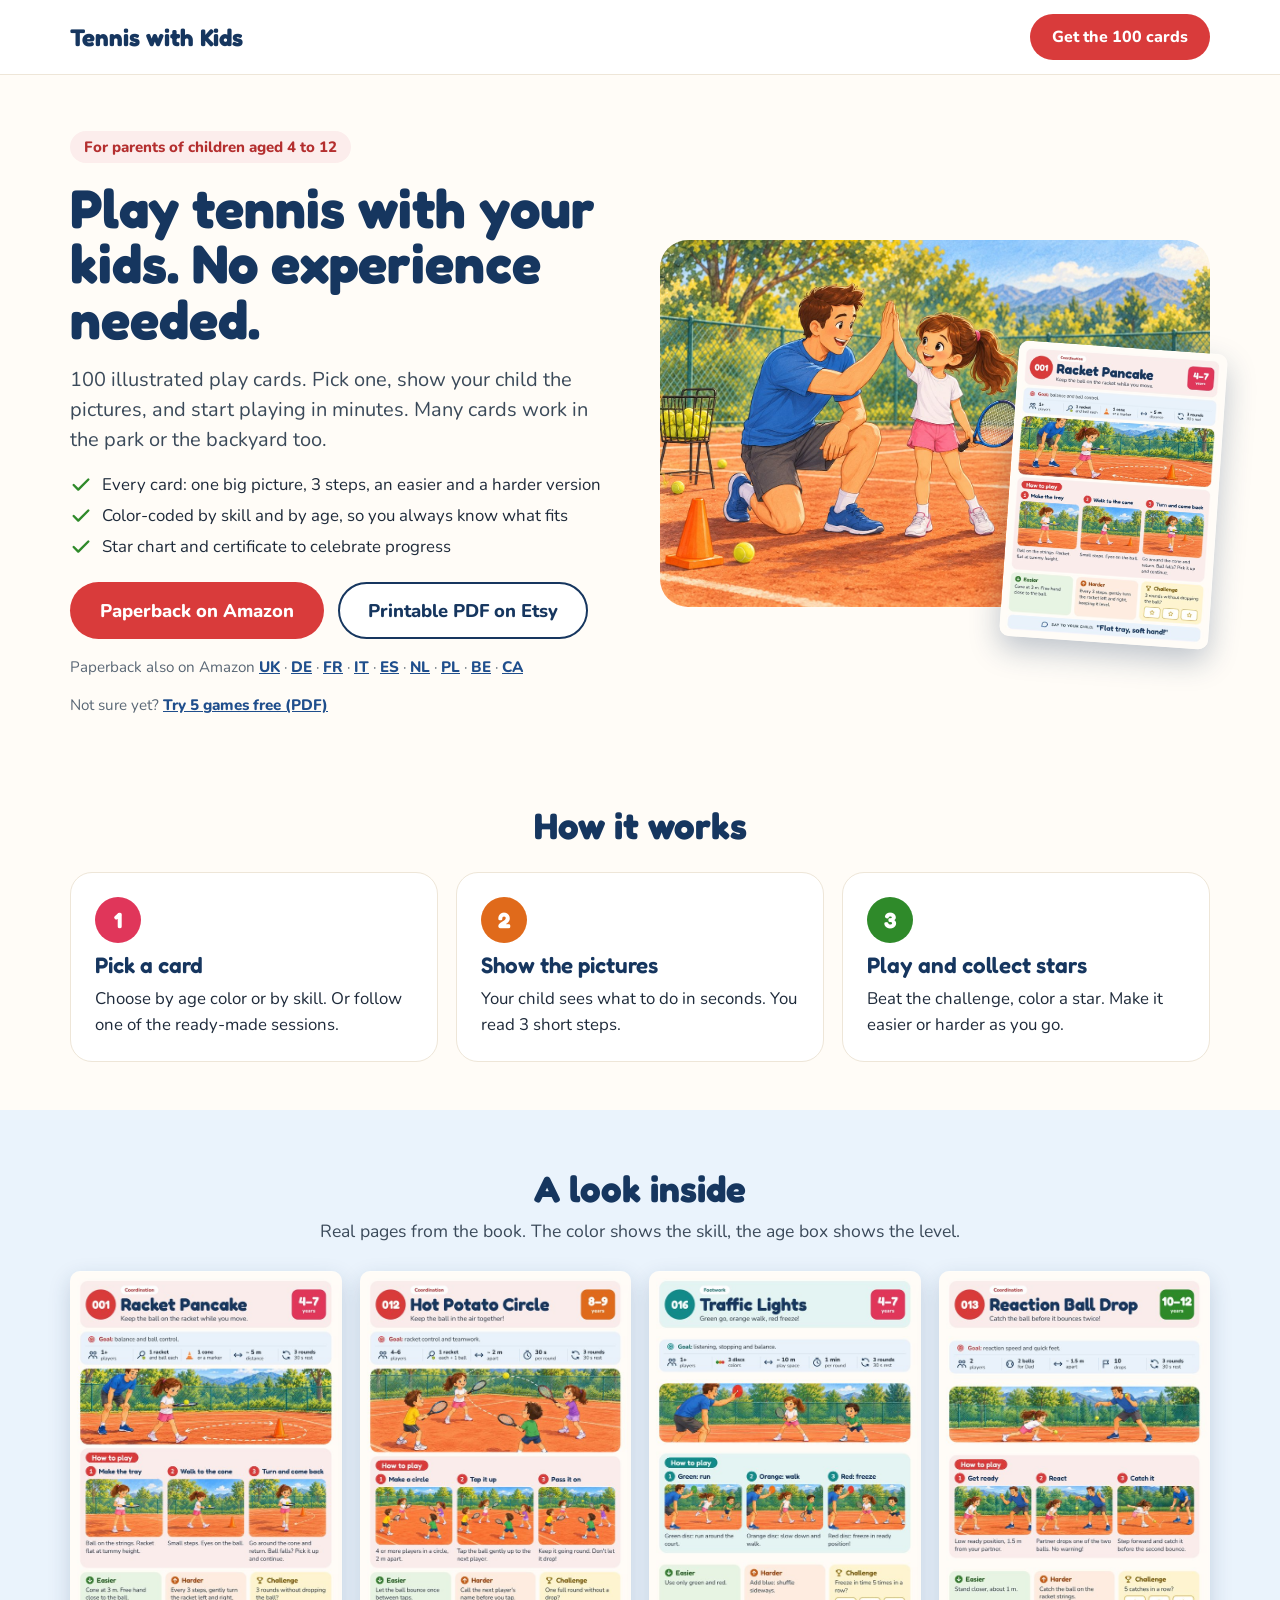
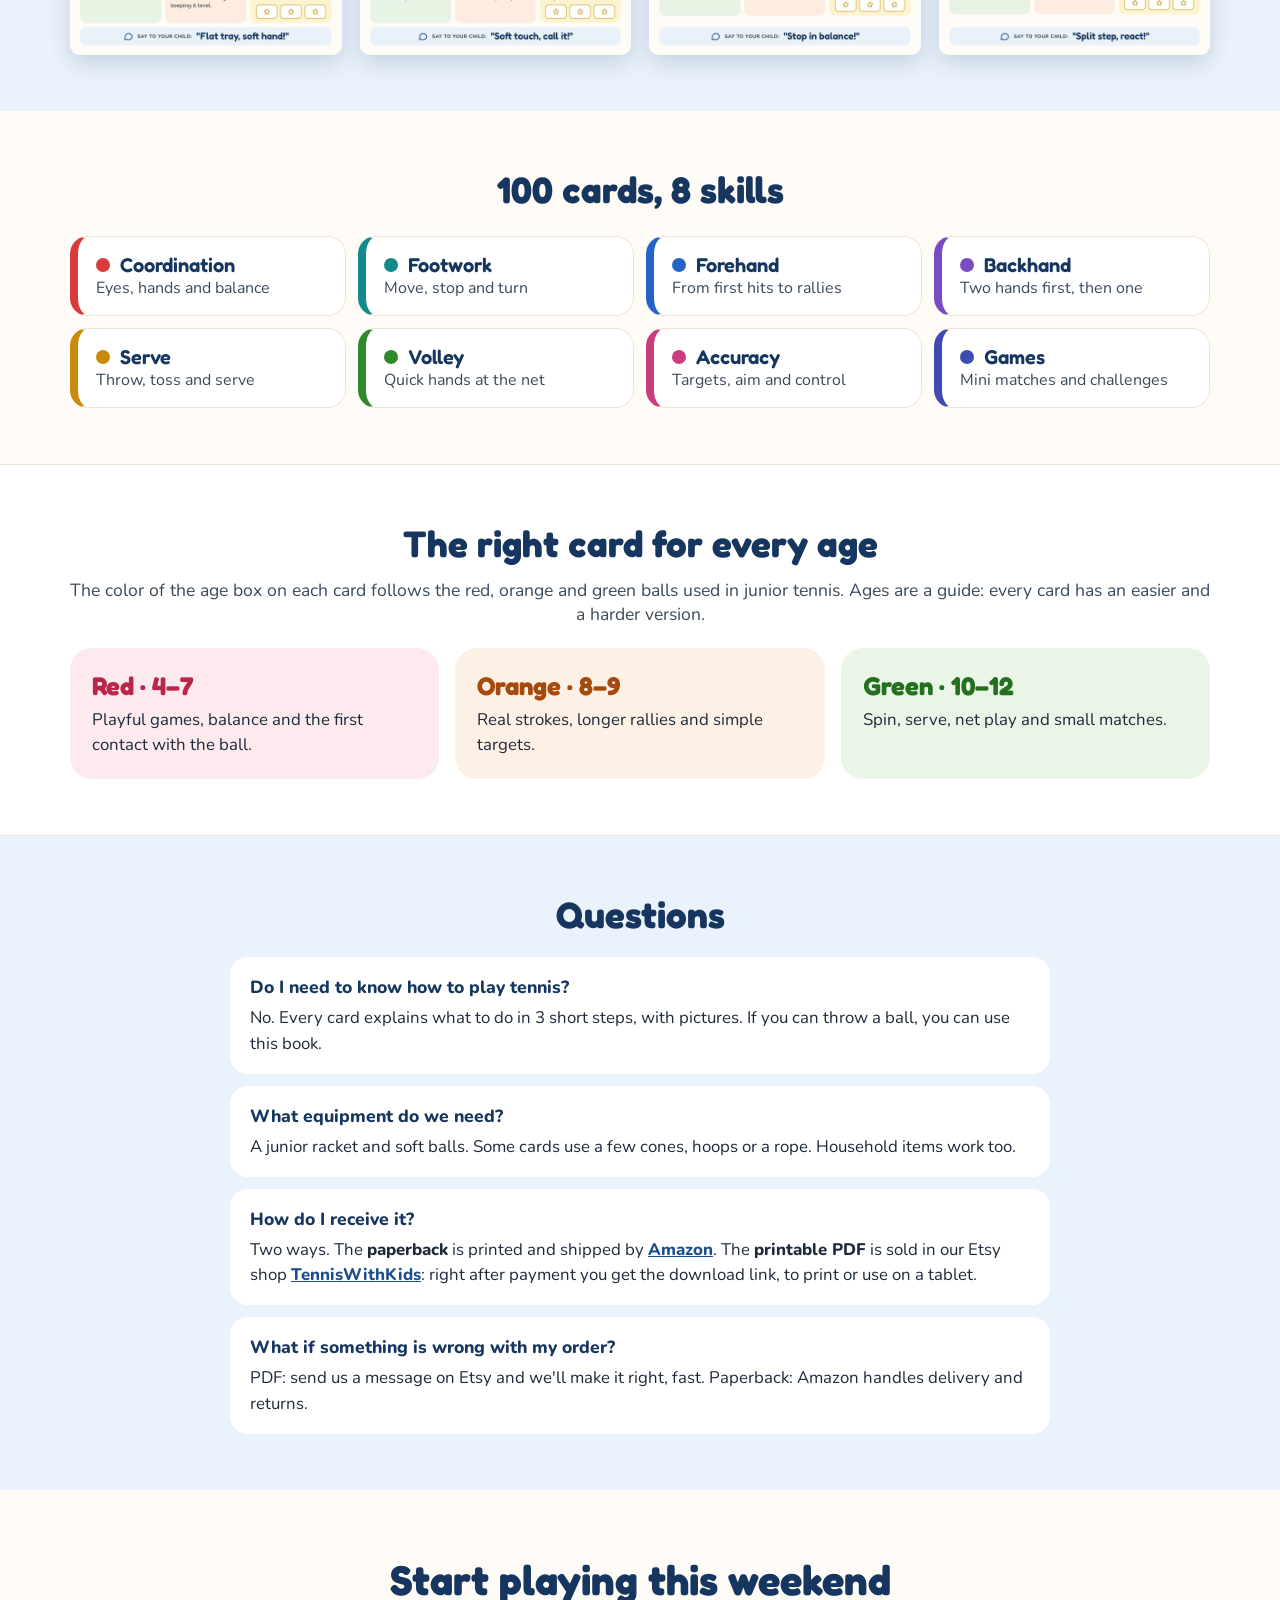
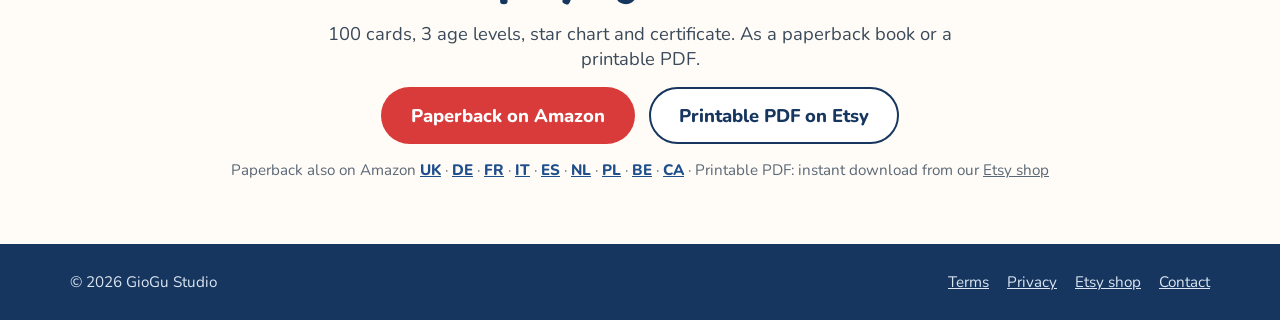
<file: index.html>
<!doctype html>
<html lang="en">
<head>
<meta charset="utf-8">
<meta name="viewport" content="width=device-width, initial-scale=1">
<title>Tennis Games for Kids · 100 Printable Cards for Parents | Tennis with Kids</title>
<link rel="canonical" href="https://tenniswithkids.github.io/">
<meta property="og:url" content="https://tenniswithkids.github.io/">
<meta name="description" content="100 printable tennis games for kids aged 4 to 12. Illustrated cards for parents: pick a card, show the picture, play. No tennis experience needed. Try 5 games free.">
<link rel="icon" href="favicon.svg" type="image/svg+xml">
<link rel="stylesheet" href="fonts.css">
<meta property="og:type" content="website">
<meta property="og:title" content="Tennis with Kids · 100 play cards for parents">
<meta property="og:description" content="100 illustrated tennis play cards for parents of children aged 4 to 12. Pick a card, show the pictures, play. No tennis experience needed.">
<meta property="og:image" content="https://tenniswithkids.github.io/img/og.jpg">
<meta name="twitter:card" content="summary_large_image">
<style>html,body{margin:0;background:#FFFCF7}*{box-sizing:border-box}img{max-width:100%}a{color:#1F4E8C}a:hover{color:#163A69}
@media (max-width:600px){h1{font-size:2.4rem!important}h2{font-size:1.8rem!important}}</style>
</head>
<body>
<div style="font-family: 'Nunito', sans-serif; color: #1E2A3A; background: #FFFCF7">

  <div style="background: #FFFFFF; border-bottom: 1px solid #EEE6D8">
    <div style="max-width: 1180px; margin: 0 auto; padding: 14px 20px; display: flex; flex-wrap: wrap; gap: 12px; justify-content: space-between; align-items: center">
      <div style="font-family: 'Fredoka', sans-serif; font-weight: 700; font-size: 24px; color: #16365F">Tennis with Kids</div>
      <a href="#buy" style="background: #D93B3B; color: #FFFFFF; font-weight: 800; font-size: 16px; padding: 12px 22px; border-radius: 99px; text-decoration: none">Get the 100 cards</a>
    </div>
  </div>

  <div style="max-width: 1180px; margin: 0 auto; padding: 56px 20px 40px; display: flex; flex-wrap: wrap; gap: 40px; align-items: center">
    <div style="flex: 1 1 440px; min-width: 0; display: flex; flex-direction: column; gap: 18px">
      <div style="align-self: flex-start; background: #FCEDEC; color: #B42F2F; font-weight: 800; font-size: 15px; padding: 6px 14px; border-radius: 99px">For parents of children aged 4 to 12</div>
      <h1 style="margin: 0; font-family: 'Fredoka', sans-serif; font-weight: 700; font-size: 3.4rem; line-height: 1.02; color: #16365F">Play tennis with your kids. No experience needed.</h1>
      <div style="font-size: 1.25rem; line-height: 1.5; color: #3B4A5A">100 illustrated play cards. Pick one, show your child the pictures, and start playing in minutes. Many cards work in the park or the backyard too.</div>
      <div style="display: flex; flex-direction: column; gap: 8px; font-size: 1.05rem">
        <div style="display: flex; gap: 10px; align-items: center"><svg width="22" height="22" viewBox="0 0 24 24" fill="none" stroke="#2F8A2A" stroke-width="2.6" stroke-linecap="round" stroke-linejoin="round" aria-hidden="true"><path d="M4 12l5 5L20 6"></path></svg>Every card: one big picture, 3 steps, an easier and a harder version</div>
        <div style="display: flex; gap: 10px; align-items: center"><svg width="22" height="22" viewBox="0 0 24 24" fill="none" stroke="#2F8A2A" stroke-width="2.6" stroke-linecap="round" stroke-linejoin="round" aria-hidden="true"><path d="M4 12l5 5L20 6"></path></svg>Color-coded by skill and by age, so you always know what fits</div>
        <div style="display: flex; gap: 10px; align-items: center"><svg width="22" height="22" viewBox="0 0 24 24" fill="none" stroke="#2F8A2A" stroke-width="2.6" stroke-linecap="round" stroke-linejoin="round" aria-hidden="true"><path d="M4 12l5 5L20 6"></path></svg>Star chart and certificate to celebrate progress</div>
      </div>
      <div style="display: flex; flex-wrap: wrap; gap: 14px; align-items: center; margin-top: 6px">
        <a href="https://www.amazon.com/dp/B0HRLJG5MN" target="_blank" rel="noopener" style="background: #D93B3B; color: #FFFFFF; font-weight: 800; font-size: 1.15rem; padding: 16px 30px; border-radius: 99px; text-decoration: none">Paperback on Amazon</a>
        <a href="https://www.etsy.com/listing/4607660732" target="_blank" rel="noopener" style="background: #FFFFFF; color: #16365F; border: 2px solid #16365F; font-weight: 800; font-size: 1.15rem; padding: 14px 28px; border-radius: 99px; text-decoration: none">Printable PDF on Etsy</a>
      </div>
      <div style="font-size: 0.95rem; color: #5A6775">Paperback also on Amazon <a href="https://www.amazon.co.uk/dp/B0HRLJG5MN" target="_blank" rel="noopener" style="color: #1F4E8C; font-weight: 700">UK</a> · <a href="https://www.amazon.de/dp/B0HRLJG5MN" target="_blank" rel="noopener" style="color: #1F4E8C; font-weight: 700">DE</a> · <a href="https://www.amazon.fr/dp/B0HRLJG5MN" target="_blank" rel="noopener" style="color: #1F4E8C; font-weight: 700">FR</a> · <a href="https://www.amazon.it/dp/B0HRLJG5MN" target="_blank" rel="noopener" style="color: #1F4E8C; font-weight: 700">IT</a> · <a href="https://www.amazon.es/dp/B0HRLJG5MN" target="_blank" rel="noopener" style="color: #1F4E8C; font-weight: 700">ES</a> · <a href="https://www.amazon.nl/dp/B0HRLJG5MN" target="_blank" rel="noopener" style="color: #1F4E8C; font-weight: 700">NL</a> · <a href="https://www.amazon.pl/dp/B0HRLJG5MN" target="_blank" rel="noopener" style="color: #1F4E8C; font-weight: 700">PL</a> · <a href="https://www.amazon.com.be/dp/B0HRLJG5MN" target="_blank" rel="noopener" style="color: #1F4E8C; font-weight: 700">BE</a> · <a href="https://www.amazon.ca/dp/B0HRLJG5MN" target="_blank" rel="noopener" style="color: #1F4E8C; font-weight: 700">CA</a> </div>
      <div style="font-size: 0.95rem; color: #5A6775">Not sure yet? <a href="Tennis_with_Kids_free_sample.pdf" style="font-weight: 800; color: #1F4E8C">Try 5 games free (PDF)</a></div>
    </div>
    <div style="flex: 1 1 440px; min-width: 0; position: relative">
      <img width="1600" height="686" src="img/hero.jpg" alt="A dad watches his daughter balance a ball on her racket" style="width: 100%; height: auto; aspect-ratio: 3 / 2; object-fit: cover; object-position: 0% 50%; border-radius: 28px; display: block">
      <img src="img/card01.jpg" alt="Example card: Racket Pancake" style="position: absolute; width: 38%; right: -8px; bottom: -36px; border-radius: 10px; box-shadow: 0 12px 30px rgba(22,54,95,0.28); transform: rotate(4deg)">
    </div>
  </div>

  <div style="max-width: 1180px; margin: 0 auto; padding: 48px 20px">
    <h2 style="margin: 0 0 24px; font-family: 'Fredoka', sans-serif; font-weight: 700; font-size: 2.3rem; color: #16365F; text-align: center">How it works</h2>
    <div style="display: grid; grid-template-columns: repeat(auto-fit, minmax(240px, 1fr)); gap: 18px">
      <div style="background: #FFFFFF; border: 1px solid #EEE6D8; border-radius: 22px; padding: 24px; display: flex; flex-direction: column; gap: 8px"><div style="width: 46px; height: 46px; border-radius: 23px; background: #E0365A; color: #FFFFFF; font-family: 'Fredoka', sans-serif; font-weight: 700; font-size: 22px; display: flex; align-items: center; justify-content: center">1</div><div style="font-family: 'Fredoka', sans-serif; font-weight: 600; font-size: 1.4rem; color: #16365F">Pick a card</div><div style="font-size: 1.05rem; line-height: 1.5">Choose by age color or by skill. Or follow one of the ready-made sessions.</div></div>
      <div style="background: #FFFFFF; border: 1px solid #EEE6D8; border-radius: 22px; padding: 24px; display: flex; flex-direction: column; gap: 8px"><div style="width: 46px; height: 46px; border-radius: 23px; background: #E06A1B; color: #FFFFFF; font-family: 'Fredoka', sans-serif; font-weight: 700; font-size: 22px; display: flex; align-items: center; justify-content: center">2</div><div style="font-family: 'Fredoka', sans-serif; font-weight: 600; font-size: 1.4rem; color: #16365F">Show the pictures</div><div style="font-size: 1.05rem; line-height: 1.5">Your child sees what to do in seconds. You read 3 short steps.</div></div>
      <div style="background: #FFFFFF; border: 1px solid #EEE6D8; border-radius: 22px; padding: 24px; display: flex; flex-direction: column; gap: 8px"><div style="width: 46px; height: 46px; border-radius: 23px; background: #2F8A2A; color: #FFFFFF; font-family: 'Fredoka', sans-serif; font-weight: 700; font-size: 22px; display: flex; align-items: center; justify-content: center">3</div><div style="font-family: 'Fredoka', sans-serif; font-weight: 600; font-size: 1.4rem; color: #16365F">Play and collect stars</div><div style="font-size: 1.05rem; line-height: 1.5">Beat the challenge, color a star. Make it easier or harder as you go.</div></div>
    </div>
  </div>

  <div style="background: #EAF3FC">
    <div style="max-width: 1180px; margin: 0 auto; padding: 56px 20px">
      <h2 style="margin: 0 0 8px; font-family: 'Fredoka', sans-serif; font-weight: 700; font-size: 2.3rem; color: #16365F; text-align: center">A look inside</h2>
      <div style="font-size: 1.1rem; color: #3B4A5A; text-align: center; margin-bottom: 28px">Real pages from the book. The color shows the skill, the age box shows the level.</div>
      <div style="display: grid; grid-template-columns: repeat(auto-fit, minmax(150px, 1fr)); gap: 18px">
        <img loading="lazy" width="600" height="849" src="img/card01.jpg" alt="Card 1, Racket Pancake" style="width: 100%; height: auto; border-radius: 10px; box-shadow: 0 8px 22px rgba(22,54,95,0.18); display: block">
        <img loading="lazy" width="600" height="849" src="img/card12.jpg" alt="Card 12, Hot Potato Circle" style="width: 100%; height: auto; border-radius: 10px; box-shadow: 0 8px 22px rgba(22,54,95,0.18); display: block">
        <img loading="lazy" width="600" height="849" src="img/card16.jpg" alt="Card 16, Traffic Lights" style="width: 100%; height: auto; border-radius: 10px; box-shadow: 0 8px 22px rgba(22,54,95,0.18); display: block">
        <img loading="lazy" width="600" height="849" src="img/card13.jpg" alt="Card 13, Reaction Ball Drop" style="width: 100%; height: auto; border-radius: 10px; box-shadow: 0 8px 22px rgba(22,54,95,0.18); display: block">
      </div>
    </div>
  </div>

  <div style="max-width: 1180px; margin: 0 auto; padding: 56px 20px">
    <h2 style="margin: 0 0 24px; font-family: 'Fredoka', sans-serif; font-weight: 700; font-size: 2.3rem; color: #16365F; text-align: center">100 cards, 8 skills</h2>
    <div style="display: grid; grid-template-columns: repeat(auto-fit, minmax(250px, 1fr)); gap: 12px">
      <div style="background: #FFFFFF; border: 1px solid #EEE6D8; border-left: 8px solid #D93B3B; border-radius: 18px; padding: 16px 18px"><div style="display: flex; align-items: center; gap: 10px; font-family: 'Fredoka', sans-serif; font-weight: 600; font-size: 1.25rem; color: #16365F"><span style="width: 14px; height: 14px; border-radius: 7px; background: #D93B3B; flex: none"></span>Coordination</div><div style="font-size: 1rem; color: #3B4A5A">Eyes, hands and balance</div></div>
      <div style="background: #FFFFFF; border: 1px solid #EEE6D8; border-left: 8px solid #138A8A; border-radius: 18px; padding: 16px 18px"><div style="display: flex; align-items: center; gap: 10px; font-family: 'Fredoka', sans-serif; font-weight: 600; font-size: 1.25rem; color: #16365F"><span style="width: 14px; height: 14px; border-radius: 7px; background: #138A8A; flex: none"></span>Footwork</div><div style="font-size: 1rem; color: #3B4A5A">Move, stop and turn</div></div>
      <div style="background: #FFFFFF; border: 1px solid #EEE6D8; border-left: 8px solid #2563C9; border-radius: 18px; padding: 16px 18px"><div style="display: flex; align-items: center; gap: 10px; font-family: 'Fredoka', sans-serif; font-weight: 600; font-size: 1.25rem; color: #16365F"><span style="width: 14px; height: 14px; border-radius: 7px; background: #2563C9; flex: none"></span>Forehand</div><div style="font-size: 1rem; color: #3B4A5A">From first hits to rallies</div></div>
      <div style="background: #FFFFFF; border: 1px solid #EEE6D8; border-left: 8px solid #7A4CC2; border-radius: 18px; padding: 16px 18px"><div style="display: flex; align-items: center; gap: 10px; font-family: 'Fredoka', sans-serif; font-weight: 600; font-size: 1.25rem; color: #16365F"><span style="width: 14px; height: 14px; border-radius: 7px; background: #7A4CC2; flex: none"></span>Backhand</div><div style="font-size: 1rem; color: #3B4A5A">Two hands first, then one</div></div>
      <div style="background: #FFFFFF; border: 1px solid #EEE6D8; border-left: 8px solid #C98A0B; border-radius: 18px; padding: 16px 18px"><div style="display: flex; align-items: center; gap: 10px; font-family: 'Fredoka', sans-serif; font-weight: 600; font-size: 1.25rem; color: #16365F"><span style="width: 14px; height: 14px; border-radius: 7px; background: #C98A0B; flex: none"></span>Serve</div><div style="font-size: 1rem; color: #3B4A5A">Throw, toss and serve</div></div>
      <div style="background: #FFFFFF; border: 1px solid #EEE6D8; border-left: 8px solid #2F8A2A; border-radius: 18px; padding: 16px 18px"><div style="display: flex; align-items: center; gap: 10px; font-family: 'Fredoka', sans-serif; font-weight: 600; font-size: 1.25rem; color: #16365F"><span style="width: 14px; height: 14px; border-radius: 7px; background: #2F8A2A; flex: none"></span>Volley</div><div style="font-size: 1rem; color: #3B4A5A">Quick hands at the net</div></div>
      <div style="background: #FFFFFF; border: 1px solid #EEE6D8; border-left: 8px solid #C93C7E; border-radius: 18px; padding: 16px 18px"><div style="display: flex; align-items: center; gap: 10px; font-family: 'Fredoka', sans-serif; font-weight: 600; font-size: 1.25rem; color: #16365F"><span style="width: 14px; height: 14px; border-radius: 7px; background: #C93C7E; flex: none"></span>Accuracy</div><div style="font-size: 1rem; color: #3B4A5A">Targets, aim and control</div></div>
      <div style="background: #FFFFFF; border: 1px solid #EEE6D8; border-left: 8px solid #3F4BB0; border-radius: 18px; padding: 16px 18px"><div style="display: flex; align-items: center; gap: 10px; font-family: 'Fredoka', sans-serif; font-weight: 600; font-size: 1.25rem; color: #16365F"><span style="width: 14px; height: 14px; border-radius: 7px; background: #3F4BB0; flex: none"></span>Games</div><div style="font-size: 1rem; color: #3B4A5A">Mini matches and challenges</div></div>
    </div>
  </div>

  <div style="background: #FFFFFF; border-top: 1px solid #EEE6D8; border-bottom: 1px solid #EEE6D8">
    <div style="max-width: 1180px; margin: 0 auto; padding: 56px 20px">
      <h2 style="margin: 0 0 24px; font-family: 'Fredoka', sans-serif; font-weight: 700; font-size: 2.3rem; color: #16365F; text-align: center">The right card for every age</h2>
      <div style="font-size: 1.1rem; color: #3B4A5A; text-align: center; margin: -12px 0 22px">The color of the age box on each card follows the red, orange and green balls used in junior tennis. Ages are a guide: every card has an easier and a harder version.</div>
      <div style="display: grid; grid-template-columns: repeat(auto-fit, minmax(260px, 1fr)); gap: 16px">
        <div style="background: #FCEAEE; border-radius: 22px; padding: 22px"><div style="font-family: 'Fredoka', sans-serif; font-weight: 700; font-size: 1.6rem; color: #B8264A">Red · 4–7</div><div style="font-size: 1.05rem; line-height: 1.5; margin-top: 6px">Playful games, balance and the first contact with the ball.</div></div>
        <div style="background: #FDF0E4; border-radius: 22px; padding: 22px"><div style="font-family: 'Fredoka', sans-serif; font-weight: 700; font-size: 1.6rem; color: #A54A0E">Orange · 8–9</div><div style="font-size: 1.05rem; line-height: 1.5; margin-top: 6px">Real strokes, longer rallies and simple targets.</div></div>
        <div style="background: #EAF5E8; border-radius: 22px; padding: 22px"><div style="font-family: 'Fredoka', sans-serif; font-weight: 700; font-size: 1.6rem; color: #24701F">Green · 10–12</div><div style="font-size: 1.05rem; line-height: 1.5; margin-top: 6px">Spin, serve, net play and small matches.</div></div>
      </div>
    </div>
  </div>

  <!-- REVIEWS: add real reviews from test families here -->

  <div style="background: #EAF3FC">
    <div style="max-width: 860px; margin: 0 auto; padding: 56px 20px">
      <h2 style="margin: 0 0 20px; font-family: 'Fredoka', sans-serif; font-weight: 700; font-size: 2.3rem; color: #16365F; text-align: center">Questions</h2>
      <div style="display: flex; flex-direction: column; gap: 12px">
        <div style="background: #FFFFFF; border-radius: 18px; padding: 18px 20px"><div style="font-weight: 800; font-size: 1.1rem; color: #16365F">Do I need to know how to play tennis?</div><div style="font-size: 1.05rem; line-height: 1.5; margin-top: 6px">No. Every card explains what to do in 3 short steps, with pictures. If you can throw a ball, you can use this book.</div></div>
        <div style="background: #FFFFFF; border-radius: 18px; padding: 18px 20px"><div style="font-weight: 800; font-size: 1.1rem; color: #16365F">What equipment do we need?</div><div style="font-size: 1.05rem; line-height: 1.5; margin-top: 6px">A junior racket and soft balls. Some cards use a few cones, hoops or a rope. Household items work too.</div></div>
        <div style="background: #FFFFFF; border-radius: 18px; padding: 18px 20px"><div style="font-weight: 800; font-size: 1.1rem; color: #16365F">How do I receive it?</div><div style="font-size: 1.05rem; line-height: 1.5; margin-top: 6px">Two ways. The <b>paperback</b> is printed and shipped by <a href="https://www.amazon.com/dp/B0HRLJG5MN" target="_blank" rel="noopener" style="color: #1F4E8C; font-weight: 800">Amazon</a>. The <b>printable PDF</b> is sold in our Etsy shop <a href="https://tenniswithkids.etsy.com" target="_blank" rel="noopener" style="color: #1F4E8C; font-weight: 800">TennisWithKids</a>: right after payment you get the download link, to print or use on a tablet.</div></div>
        <div style="background: #FFFFFF; border-radius: 18px; padding: 18px 20px"><div style="font-weight: 800; font-size: 1.1rem; color: #16365F">What if something is wrong with my order?</div><div style="font-size: 1.05rem; line-height: 1.5; margin-top: 6px">PDF: send us a message on Etsy and we'll make it right, fast. Paperback: Amazon handles delivery and returns.</div></div>
      </div>
    </div>
  </div>

  <div id="buy" style="max-width: 1180px; margin: 0 auto; padding: 64px 20px; text-align: center; display: flex; flex-direction: column; align-items: center; gap: 16px">
    <h2 style="margin: 0; font-family: 'Fredoka', sans-serif; font-weight: 700; font-size: 2.6rem; color: #16365F">Start playing this weekend</h2>
    <div style="font-size: 1.15rem; color: #3B4A5A; max-width: 640px">100 cards, 3 age levels, star chart and certificate. As a paperback book or a printable PDF.</div>
    <div style="display: flex; flex-wrap: wrap; gap: 14px; justify-content: center"><a href="https://www.amazon.com/dp/B0HRLJG5MN" target="_blank" rel="noopener" style="background: #D93B3B; color: #FFFFFF; font-weight: 800; font-size: 1.15rem; padding: 16px 30px; border-radius: 99px; text-decoration: none">Paperback on Amazon</a><a href="https://www.etsy.com/listing/4607660732" target="_blank" rel="noopener" style="background: #FFFFFF; color: #16365F; border: 2px solid #16365F; font-weight: 800; font-size: 1.15rem; padding: 14px 28px; border-radius: 99px; text-decoration: none">Printable PDF on Etsy</a></div>
    <div style="font-size: 0.95rem; color: #5A6775">Paperback also on Amazon <a href="https://www.amazon.co.uk/dp/B0HRLJG5MN" target="_blank" rel="noopener" style="color: #1F4E8C; font-weight: 700">UK</a> · <a href="https://www.amazon.de/dp/B0HRLJG5MN" target="_blank" rel="noopener" style="color: #1F4E8C; font-weight: 700">DE</a> · <a href="https://www.amazon.fr/dp/B0HRLJG5MN" target="_blank" rel="noopener" style="color: #1F4E8C; font-weight: 700">FR</a> · <a href="https://www.amazon.it/dp/B0HRLJG5MN" target="_blank" rel="noopener" style="color: #1F4E8C; font-weight: 700">IT</a> · <a href="https://www.amazon.es/dp/B0HRLJG5MN" target="_blank" rel="noopener" style="color: #1F4E8C; font-weight: 700">ES</a> · <a href="https://www.amazon.nl/dp/B0HRLJG5MN" target="_blank" rel="noopener" style="color: #1F4E8C; font-weight: 700">NL</a> · <a href="https://www.amazon.pl/dp/B0HRLJG5MN" target="_blank" rel="noopener" style="color: #1F4E8C; font-weight: 700">PL</a> · <a href="https://www.amazon.com.be/dp/B0HRLJG5MN" target="_blank" rel="noopener" style="color: #1F4E8C; font-weight: 700">BE</a> · <a href="https://www.amazon.ca/dp/B0HRLJG5MN" target="_blank" rel="noopener" style="color: #1F4E8C; font-weight: 700">CA</a> · Printable PDF: instant download from our <a href="https://tenniswithkids.etsy.com" target="_blank" rel="noopener" style="color: #5A6775">Etsy shop</a></div>
  </div>

  <div style="background: #16365F; color: #DCE6F2">
    <div style="max-width: 1180px; margin: 0 auto; padding: 28px 20px; display: flex; flex-wrap: wrap; gap: 16px; justify-content: space-between; font-size: 0.95rem">
      <div>© 2026 GioGu Studio</div>
      <div style="display: flex; flex-wrap: wrap; gap: 18px"><a href="terms.html" style="color: #DCE6F2">Terms</a><a href="privacy.html" style="color: #DCE6F2">Privacy</a><a href="https://tenniswithkids.etsy.com" target="_blank" rel="noopener" style="color: #DCE6F2">Etsy shop</a><a href="mailto:infogiogustudio@gmail.com" style="color: #DCE6F2">Contact</a></div>
    </div>
  </div>
</div>
</body>
</html>
</file>
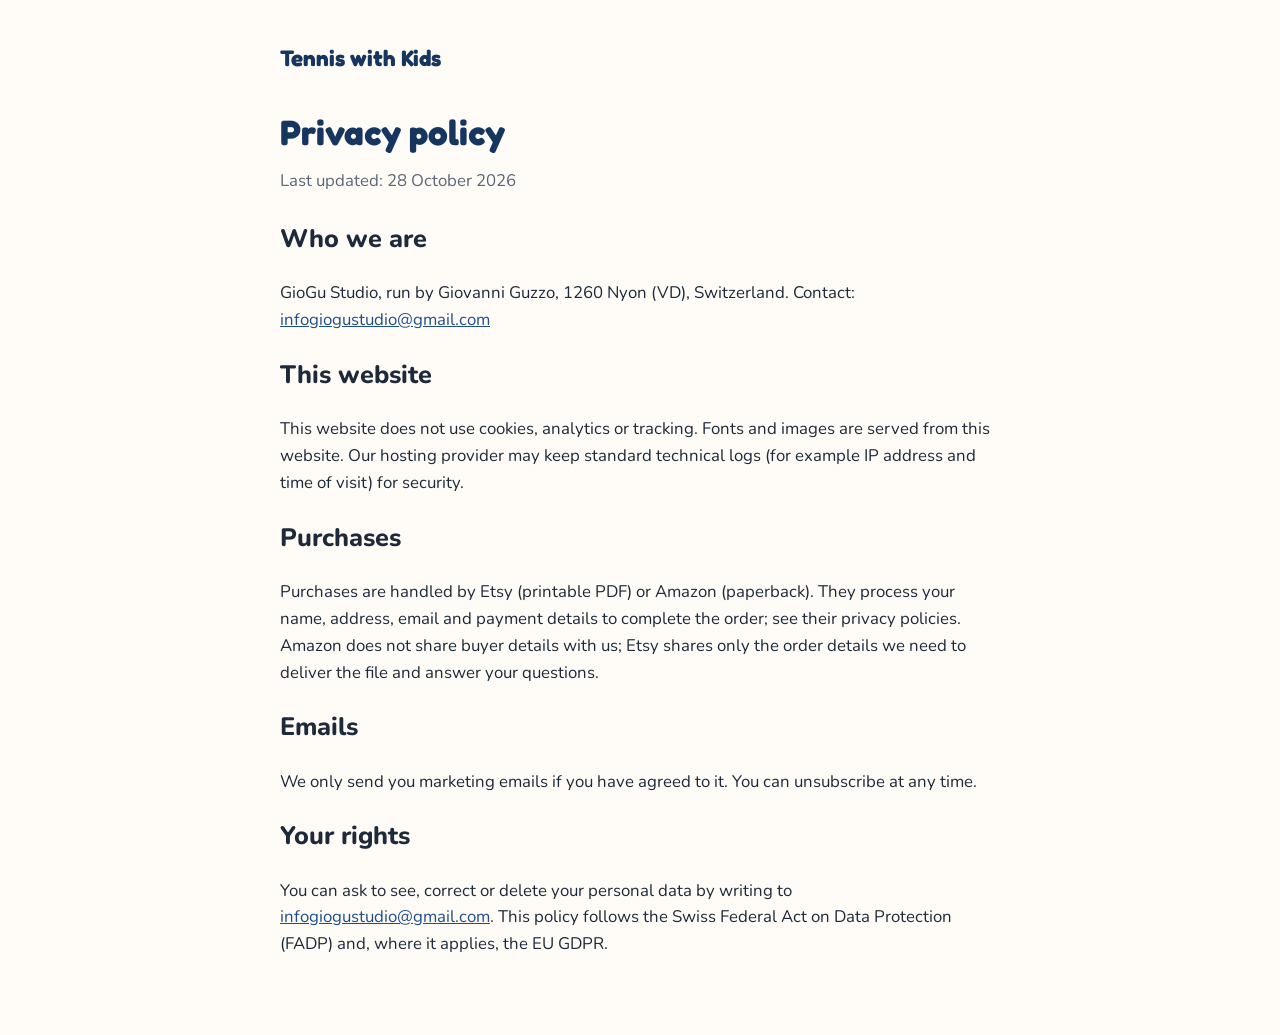
<file: privacy.html>
<!doctype html>
<html lang="en">
<head>
<meta charset="utf-8">
<meta name="viewport" content="width=device-width, initial-scale=1">
<title>Privacy policy · Tennis with Kids</title>
<link rel="canonical" href="https://tenniswithkids.github.io/privacy.html">
<meta property="og:url" content="https://tenniswithkids.github.io/privacy.html">
<meta name="robots" content="noindex, follow">
<meta name="description" content="100 illustrated tennis play cards for parents of children aged 4 to 12. Pick a card, show the pictures, play. No tennis experience needed.">
<link rel="icon" href="favicon.svg" type="image/svg+xml">
<link rel="stylesheet" href="fonts.css">
<meta property="og:type" content="website">
<meta property="og:title" content="Privacy policy · Tennis with Kids">
<meta property="og:description" content="100 illustrated tennis play cards for parents of children aged 4 to 12. Pick a card, show the pictures, play. No tennis experience needed.">
<meta property="og:image" content="https://tenniswithkids.github.io/img/og.jpg">
<meta name="twitter:card" content="summary_large_image">
<style>html,body{margin:0;background:#FFFCF7}*{box-sizing:border-box}img{max-width:100%}a{color:#1F4E8C}a:hover{color:#163A69}
@media (max-width:600px){h1{font-size:2.4rem!important}h2{font-size:1.8rem!important}}</style>
</head>
<body>
<div style="font-family:'Nunito',sans-serif;color:#1E2A3A;max-width:760px;margin:0 auto;padding:40px 20px 60px;line-height:1.6;font-size:1.05rem">
<a href="index.html" style="font-family:'Fredoka',sans-serif;font-weight:700;font-size:1.4rem;color:#16365F;text-decoration:none">Tennis with Kids</a>
<h1 style="font-family:'Fredoka',sans-serif;color:#16365F;font-size:2.2rem;margin:28px 0 8px">Privacy policy</h1>
<p style="color:#5A6775;margin:0 0 24px">Last updated: 28 October 2026</p>

<h2>Who we are</h2><p>GioGu Studio, run by Giovanni Guzzo, 1260 Nyon (VD), Switzerland. Contact: <a href="mailto:infogiogustudio@gmail.com">infogiogustudio@gmail.com</a></p>
<h2>This website</h2><p>This website does not use cookies, analytics or tracking. Fonts and images are served from this website. Our hosting provider may keep standard technical logs (for example IP address and time of visit) for security.</p>
<h2>Purchases</h2><p>Purchases are handled by Etsy (printable PDF) or Amazon (paperback). They process your name, address, email and payment details to complete the order; see their privacy policies. Amazon does not share buyer details with us; Etsy shares only the order details we need to deliver the file and answer your questions.</p>
<h2>Emails</h2><p>We only send you marketing emails if you have agreed to it. You can unsubscribe at any time.</p>
<h2>Your rights</h2><p>You can ask to see, correct or delete your personal data by writing to <a href="mailto:infogiogustudio@gmail.com">infogiogustudio@gmail.com</a>. This policy follows the Swiss Federal Act on Data Protection (FADP) and, where it applies, the EU GDPR.</p>
</div>
</body>
</html>
</file>
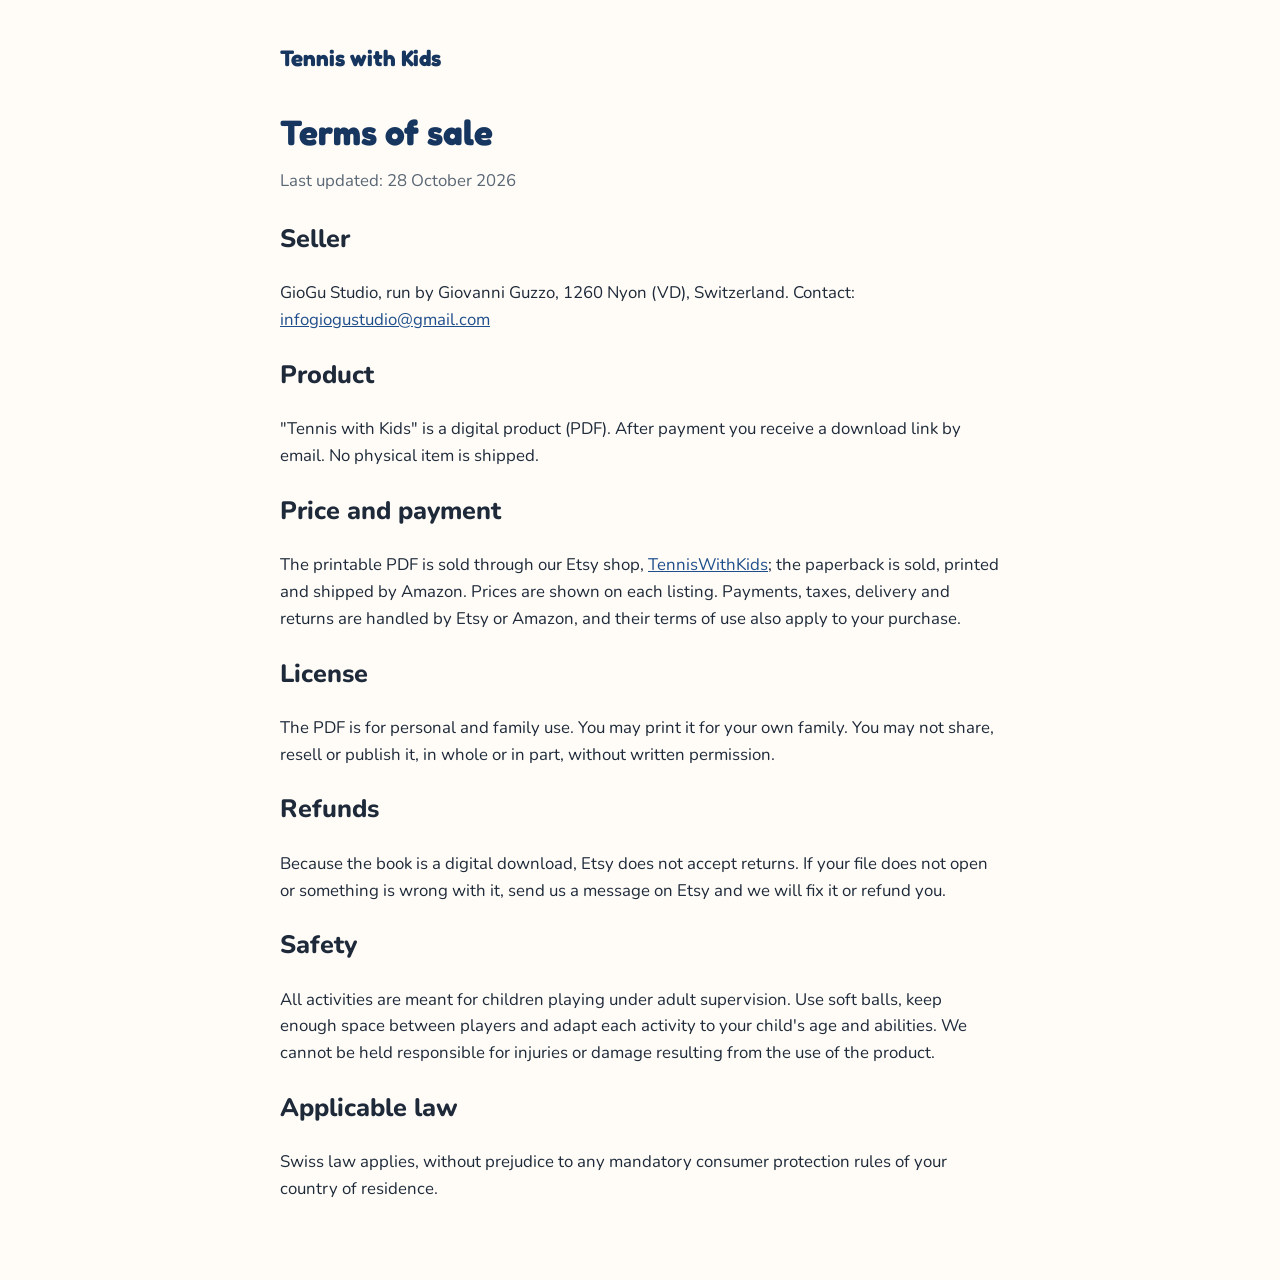
<file: terms.html>
<!doctype html>
<html lang="en">
<head>
<meta charset="utf-8">
<meta name="viewport" content="width=device-width, initial-scale=1">
<title>Terms of sale · Tennis with Kids</title>
<link rel="canonical" href="https://tenniswithkids.github.io/terms.html">
<meta property="og:url" content="https://tenniswithkids.github.io/terms.html">
<meta name="robots" content="noindex, follow">
<meta name="description" content="100 illustrated tennis play cards for parents of children aged 4 to 12. Pick a card, show the pictures, play. No tennis experience needed.">
<link rel="icon" href="favicon.svg" type="image/svg+xml">
<link rel="stylesheet" href="fonts.css">
<meta property="og:type" content="website">
<meta property="og:title" content="Terms of sale · Tennis with Kids">
<meta property="og:description" content="100 illustrated tennis play cards for parents of children aged 4 to 12. Pick a card, show the pictures, play. No tennis experience needed.">
<meta property="og:image" content="https://tenniswithkids.github.io/img/og.jpg">
<meta name="twitter:card" content="summary_large_image">
<style>html,body{margin:0;background:#FFFCF7}*{box-sizing:border-box}img{max-width:100%}a{color:#1F4E8C}a:hover{color:#163A69}
@media (max-width:600px){h1{font-size:2.4rem!important}h2{font-size:1.8rem!important}}</style>
</head>
<body>
<div style="font-family:'Nunito',sans-serif;color:#1E2A3A;max-width:760px;margin:0 auto;padding:40px 20px 60px;line-height:1.6;font-size:1.05rem">
<a href="index.html" style="font-family:'Fredoka',sans-serif;font-weight:700;font-size:1.4rem;color:#16365F;text-decoration:none">Tennis with Kids</a>
<h1 style="font-family:'Fredoka',sans-serif;color:#16365F;font-size:2.2rem;margin:28px 0 8px">Terms of sale</h1>
<p style="color:#5A6775;margin:0 0 24px">Last updated: 28 October 2026</p>

<h2>Seller</h2><p>GioGu Studio, run by Giovanni Guzzo, 1260 Nyon (VD), Switzerland. Contact: <a href="mailto:infogiogustudio@gmail.com">infogiogustudio@gmail.com</a></p>
<h2>Product</h2><p>"Tennis with Kids" is a digital product (PDF). After payment you receive a download link by email. No physical item is shipped.</p>
<h2>Price and payment</h2><p>The printable PDF is sold through our Etsy shop, <a href="https://tenniswithkids.etsy.com">TennisWithKids</a>; the paperback is sold, printed and shipped by Amazon. Prices are shown on each listing. Payments, taxes, delivery and returns are handled by Etsy or Amazon, and their terms of use also apply to your purchase.</p>
<h2>License</h2><p>The PDF is for personal and family use. You may print it for your own family. You may not share, resell or publish it, in whole or in part, without written permission.</p>
<h2>Refunds</h2><p>Because the book is a digital download, Etsy does not accept returns. If your file does not open or something is wrong with it, send us a message on Etsy and we will fix it or refund you.</p>
<h2>Safety</h2><p>All activities are meant for children playing under adult supervision. Use soft balls, keep enough space between players and adapt each activity to your child's age and abilities. We cannot be held responsible for injuries or damage resulting from the use of the product.</p>
<h2>Applicable law</h2><p>Swiss law applies, without prejudice to any mandatory consumer protection rules of your country of residence.</p>
</div>
</body>
</html>
</file>
<file: fonts.css>
@font-face{font-family:'Fredoka';font-style:normal;font-weight:500;font-display:swap;src:url(fonts/fredoka-latin-500-normal.woff2) format('woff2')}
@font-face{font-family:'Fredoka';font-style:normal;font-weight:600;font-display:swap;src:url(fonts/fredoka-latin-600-normal.woff2) format('woff2')}
@font-face{font-family:'Fredoka';font-style:normal;font-weight:700;font-display:swap;src:url(fonts/fredoka-latin-700-normal.woff2) format('woff2')}
@font-face{font-family:'Nunito';font-style:normal;font-weight:400;font-display:swap;src:url(fonts/nunito-latin-400-normal.woff2) format('woff2')}
@font-face{font-family:'Nunito';font-style:normal;font-weight:600;font-display:swap;src:url(fonts/nunito-latin-600-normal.woff2) format('woff2')}
@font-face{font-family:'Nunito';font-style:normal;font-weight:800;font-display:swap;src:url(fonts/nunito-latin-800-normal.woff2) format('woff2')}
</file>
